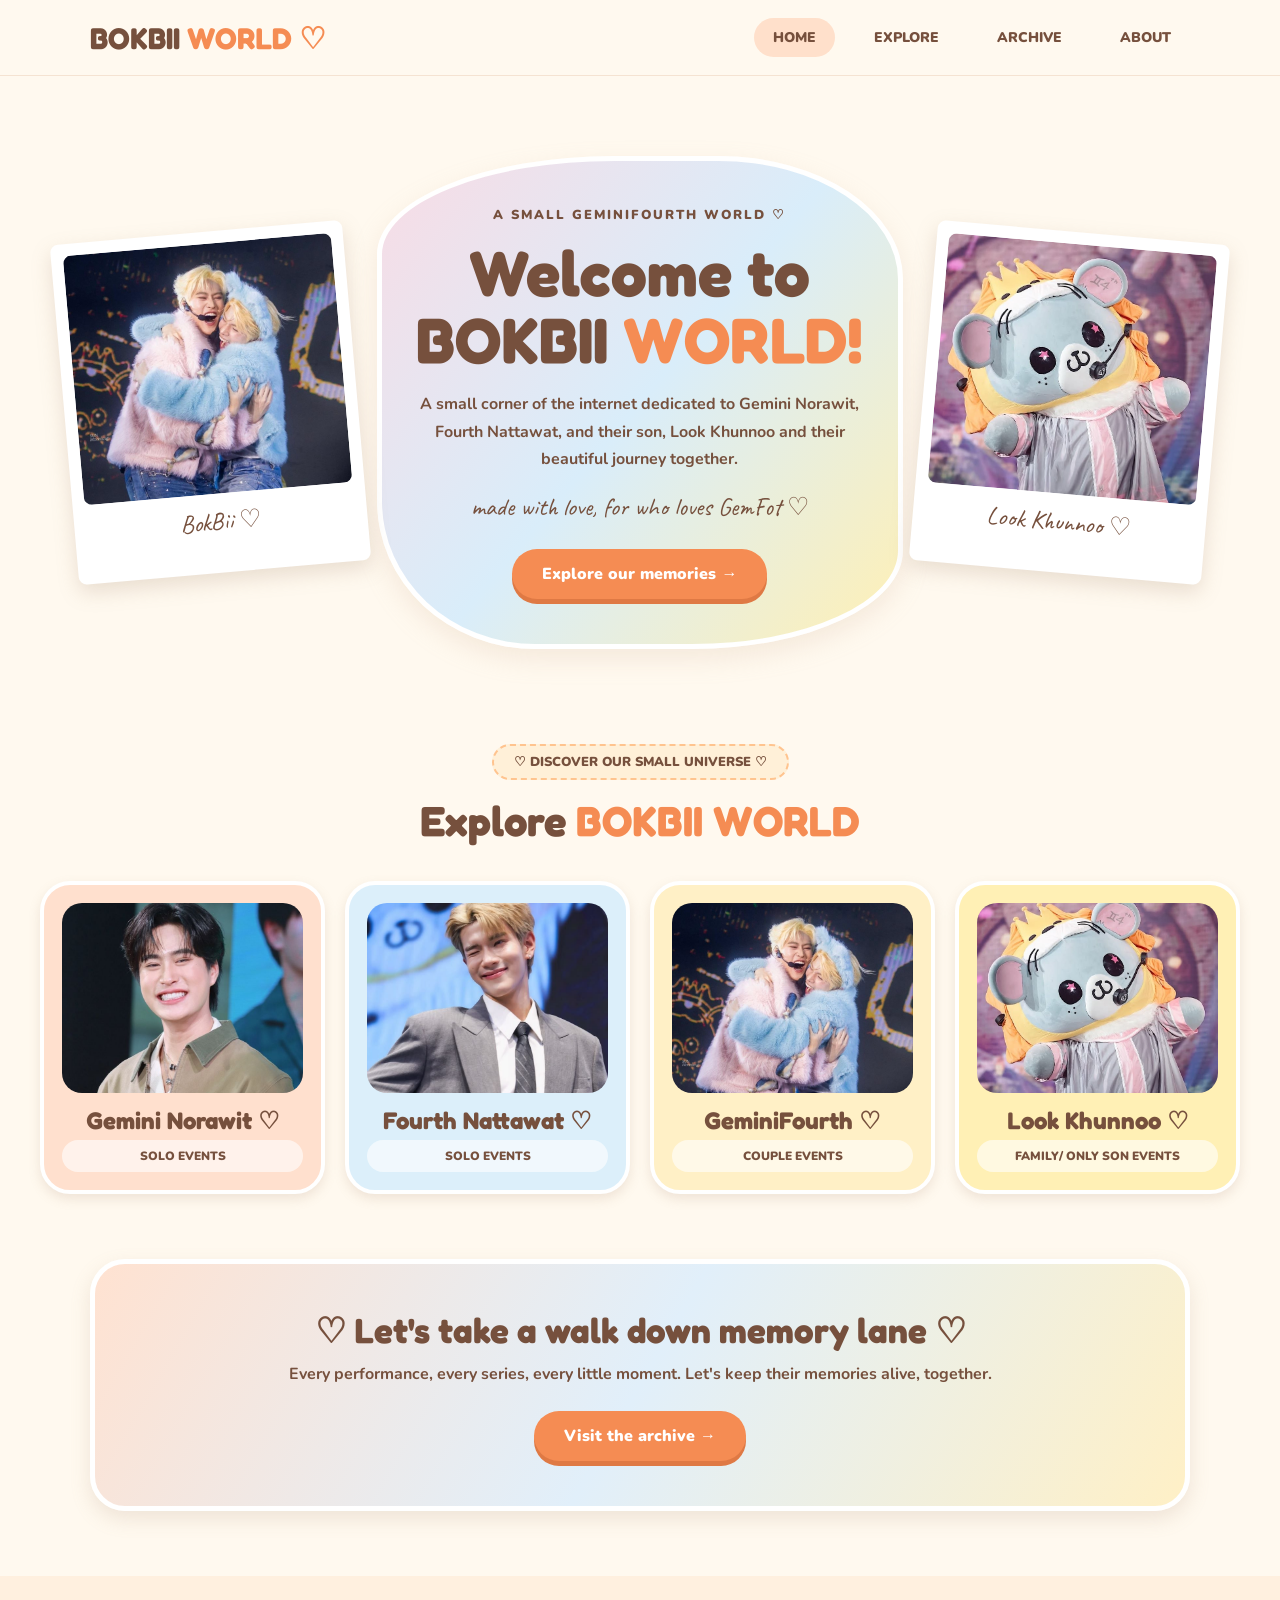
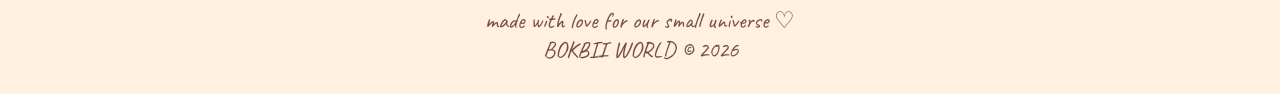
<file: index.html>
<!DOCTYPE html>
<html lang="en">
<head>
<meta charset="UTF-8">
<meta name="viewport" content="width=device-width, initial-scale=1.0">

<title>BOKBII WORLD ♡</title>

<link href="https://fonts.googleapis.com/css2?family=Fredoka:wght@400;500;600;700&family=Nunito:wght@400;500;600;700;800;900&family=Caveat:wght@500;600;700&display=swap" rel="stylesheet">

<style>
:root {
    --orange: #ffad78;
    --blue: #b9ddf2;
    --yellow: #ffe9a9;
    --cream: #fff9ef;
    --pink: #f8dce5;
    --brown: #76503d;
}

* {
    box-sizing: border-box;
    margin: 0;
    padding: 0;
}

html {
    scroll-behavior: smooth;
}

body {
    background: var(--cream);
    color: var(--brown);
    font-family: 'Nunito', sans-serif;
    overflow-x: hidden;
}

a {
    color: inherit;
    text-decoration: none;
}

/* NAVIGATION */

header {
    min-height: 76px;
    padding: 12px 7%;
    display: flex;
    justify-content: space-between;
    align-items: center;
    background: rgba(255,249,239,0.96);
    border-bottom: 1px solid #f5e3d2;
    position: sticky;
    top: 0;
    z-index: 10;
}

.logo {
    font-family: 'Fredoka', sans-serif;
    font-size: 30px;
    font-weight: 700;
}

.logo span,
h1 span,
.section h2 span {
    color: #f58c53;
}

nav {
    display: flex;
    gap: 20px;
    align-items: center;
}

nav a {
    font-weight: 900;
    font-size: 14px;
    padding: 10px 19px;
    border-radius: 30px;
}

nav a:hover,
nav a.active {
    background: #ffe0cb;
}

/* HERO SECTION */

.hero {
    max-width: 1350px;
    margin: 50px auto 35px;
    padding: 30px 5%;
    display: grid;
    grid-template-columns: 1fr 1.8fr 1fr;
    align-items: center;
    gap: 20px;
}

/* POLAROID PHOTOS */

.polaroid {
    background: white;
    padding: 12px 12px 35px;
    border-radius: 8px;
    box-shadow: 0 8px 20px #a98b7240;
    text-align: center;
    transform: rotate(-5deg);
    overflow: hidden;
}

.polaroid.right {
    transform: rotate(5deg);
}

.polaroid img {
    width: 100%;
    height: 250px;
    object-fit: cover;
    object-position: center;
    border-radius: 8px;
    display: block;
}

.polaroid p {
    font-family: 'Caveat', cursive;
    font-size: 25px;
    margin-top: 12px;
}

/* HERO PHOTO POSITIONING */

.hero .polaroid:first-child img {
    object-position: center 12%;
}

.hero .polaroid.right img {
    object-position: center;
}

/* WELCOME SECTION */

.welcome {
    text-align: center;
    padding: 45px 25px;
    border-radius: 45% 35% 40% 30% / 20% 25% 20% 30%;
    background: linear-gradient(130deg, #f8dce5, #d9edfa, #fff0b5);
    border: 5px solid white;
    box-shadow: 0 10px 25px #d7bca540;
}

.eyebrow {
    font-weight: 900;
    letter-spacing: 2px;
    font-size: 13px;
    margin-bottom: 15px;
}

h1 {
    font-family: 'Fredoka', sans-serif;
    font-size: clamp(40px, 5vw, 65px);
    line-height: 1.05;
    margin-bottom: 18px;
}

.welcome-text {
    font-size: 16px;
    font-weight: 700;
    line-height: 1.7;
    max-width: 480px;
    margin: auto;
}

.handwritten {
    font-family: 'Caveat', cursive;
    font-size: 25px;
    margin: 18px 0;
}

.main-button {
    display: inline-block;
    background: #f58c53;
    color: white;
    padding: 14px 30px;
    border-radius: 35px;
    font-weight: 900;
    box-shadow: 0 5px 0 #df7944;
    margin-top: 8px;
    transition: .2s;
}

.main-button:hover {
    transform: translateY(-3px);
}

/* DISCOVERY SECTION */

.section {
    max-width: 1250px;
    padding: 30px 25px 65px;
    margin: auto;
    text-align: center;
}

.section-label {
    display: inline-block;
    background: #fff0d8;
    border: 2px dashed #ffc48f;
    padding: 7px 20px;
    border-radius: 30px;
    font-weight: 900;
    font-size: 13px;
    margin-bottom: 15px;
}

.section h2 {
    font-family: 'Fredoka', sans-serif;
    font-size: 42px;
    margin-bottom: 35px;
}

.cards {
    display: grid;
    grid-template-columns: repeat(4, 1fr);
    gap: 20px;
}

.card {
    padding: 18px;
    border: 4px solid white;
    border-radius: 30px;
    box-shadow: 0 5px 12px #a98b7230;
    transition: .25s;
    overflow: hidden;
}

.card:hover {
    transform: translateY(-8px) rotate(-1deg);
}

.card img {
    width: 100%;
    height: 190px;
    object-fit: cover;
    object-position: center;
    border-radius: 20px;
    display: block;
}

/* INDIVIDUAL DISCOVERY PHOTO POSITIONING */

/* Gemini */
.gemini-card img {
    object-position: center 12%;
}

/* Fourth */
.fourth-card img {
    object-position: center 12%;
}

/* GeminiFourth */
.pair-card img {
    object-position: center 12%;
}

/* Look Khunnoo */
.kh-card img {
    object-position: center;
}

.card h3 {
    font-family: 'Fredoka', sans-serif;
    font-size: 24px;
    margin: 13px 0 5px;
}

.card p {
    font-size: 12px;
    font-weight: 900;
    background: rgba(255,255,255,.6);
    padding: 8px;
    border-radius: 20px;
}

.gemini-card {
    background: #ffe0ce;
}

.fourth-card {
    background: #dceffa;
}

.pair-card {
    background: #fff0c6;
}

.kh-card {
    background: #fff0b5;
}

/* MEMORY LANE */

.memory {
    max-width: 1100px;
    margin: 0 auto 65px;
    padding: 45px 20px;
    text-align: center;
    background: linear-gradient(120deg, #ffe2d1, #e1effa, #fff0c6);
    border: 5px solid white;
    border-radius: 35px;
    box-shadow: 0 8px 20px #a98b7230;
}

.memory h2 {
    font-family: 'Fredoka', sans-serif;
    font-size: 35px;
    margin-bottom: 12px;
}

.memory p {
    font-weight: 700;
    margin-bottom: 18px;
}

/* FOOTER */

footer {
    text-align: center;
    padding: 30px;
    background: #fff0df;
    font-family: 'Caveat', cursive;
    font-size: 23px;
}

/* TABLET */

@media(max-width: 850px) {

    header {
        flex-direction: column;
        gap: 12px;
    }

    nav {
        gap: 5px;
        flex-wrap: wrap;
        justify-content: center;
    }

    nav a {
        font-size: 12px;
        padding: 8px 12px;
    }

    .hero {
        grid-template-columns: 1fr 1fr;
        padding: 20px;
    }

    .welcome {
        grid-column: 1 / -1;
        grid-row: 1;
    }

    .polaroid img {
        height: 200px;
    }

    .cards {
        grid-template-columns: repeat(2, 1fr);
    }
}

/* MOBILE */

@media(max-width: 480px) {

    .hero {
        gap: 12px;
    }

    .polaroid {
        padding: 8px 8px 25px;
    }

    .polaroid img {
        height: 150px;
    }

    .polaroid p {
        font-size: 20px;
    }

    .welcome {
        padding: 35px 15px;
    }

    .welcome-text {
        font-size: 14px;
    }

    .section h2 {
        font-size: 32px;
    }

    .cards {
        gap: 12px;
    }

    .card {
        padding: 10px;
    }

    .card img {
        height: 145px;
    }

    .card h3 {
        font-size: 19px;
    }

    .memory {
        margin: 0 15px 40px;
    }

    .memory h2 {
        font-size: 27px;
    }
}
</style>
</head>

<body>

<header>

    <a href="index.html" class="logo">
        BOKBII <span>WORLD ♡</span>
    </a>

    <nav>
        <a href="index.html" class="active">HOME</a>
        <a href="pages/archive.html">EXPLORE</a>
        <a href="pages/archive.html">ARCHIVE</a>
        <a href="#about">ABOUT</a>
    </nav>

</header>

<main>

    <!-- HERO SECTION -->

    <section class="hero">

        <div class="polaroid">
            <img src="assets/geminifourth.jpg" alt="GeminiFourth">
            <p>BokBii ♡</p>
        </div>

        <div class="welcome">

            <p class="eyebrow">
                A SMALL GEMINIFOURTH WORLD ♡
            </p>

            <h1>
                Welcome to<br>
                BOKBII <span>WORLD!</span>
            </h1>

            <p class="welcome-text">
                A small corner of the internet dedicated to
                Gemini Norawit, Fourth Nattawat, and their son,
                Look Khunnoo and their beautiful journey together.
            </p>

            <p class="handwritten">
                made with love, for who loves GemFot ♡
            </p>

            <a href="pages/archive.html" class="main-button">
                Explore our memories →
            </a>

        </div>

        <div class="polaroid right">
            <img src="assets/look-khunnoo.jpg" alt="Look Khunnoo">
            <p>Look Khunnoo ♡</p>
        </div>

    </section>

    <!-- DISCOVERY CARDS -->

    <section class="section" id="about">

        <div class="section-label">
            ♡ DISCOVER OUR SMALL UNIVERSE ♡
        </div>

        <h2>
            Explore <span>BOKBII WORLD</span>
        </h2>

        <div class="cards">

            <a href="pages/archive.html" class="card gemini-card">
                <img src="assets/gemini.jpg" alt="Gemini">
                <h3>Gemini Norawit ♡</h3>
                <p>SOLO EVENTS</p>
            </a>

            <a href="pages/archive.html" class="card fourth-card">
                <img src="assets/fourth.jpg" alt="Fourth">
                <h3>Fourth Nattawat ♡</h3>
                <p>SOLO EVENTS</p>
            </a>

            <a href="pages/archive.html" class="card pair-card">
                <img src="assets/geminifourth.jpg" alt="GeminiFourth">
                <h3>GeminiFourth ♡</h3>
                <p>COUPLE EVENTS</p>
            </a>

            <a href="pages/archive.html" class="card kh-card">
                <img src="assets/look-khunnoo.jpg" alt="Look Khunnoo">
                <h3>Look Khunnoo ♡</h3>
                <p>FAMILY/ ONLY SON EVENTS</p>
            </a>

        </div>

    </section>

    <!-- MEMORY LANE -->

    <section class="memory">

        <h2>
            ♡ Let's take a walk down memory lane ♡
        </h2>

        <p>
            Every performance, every series, every little moment.
            Let's keep their memories alive, together.
        </p>

        <a href="pages/archive.html" class="main-button">
            Visit the archive →
        </a>

    </section>

</main>

<footer>
    made with love for our small universe ♡
    <br>
    BOKBII WORLD © 2026
</footer>

</body>
</html>
</file>
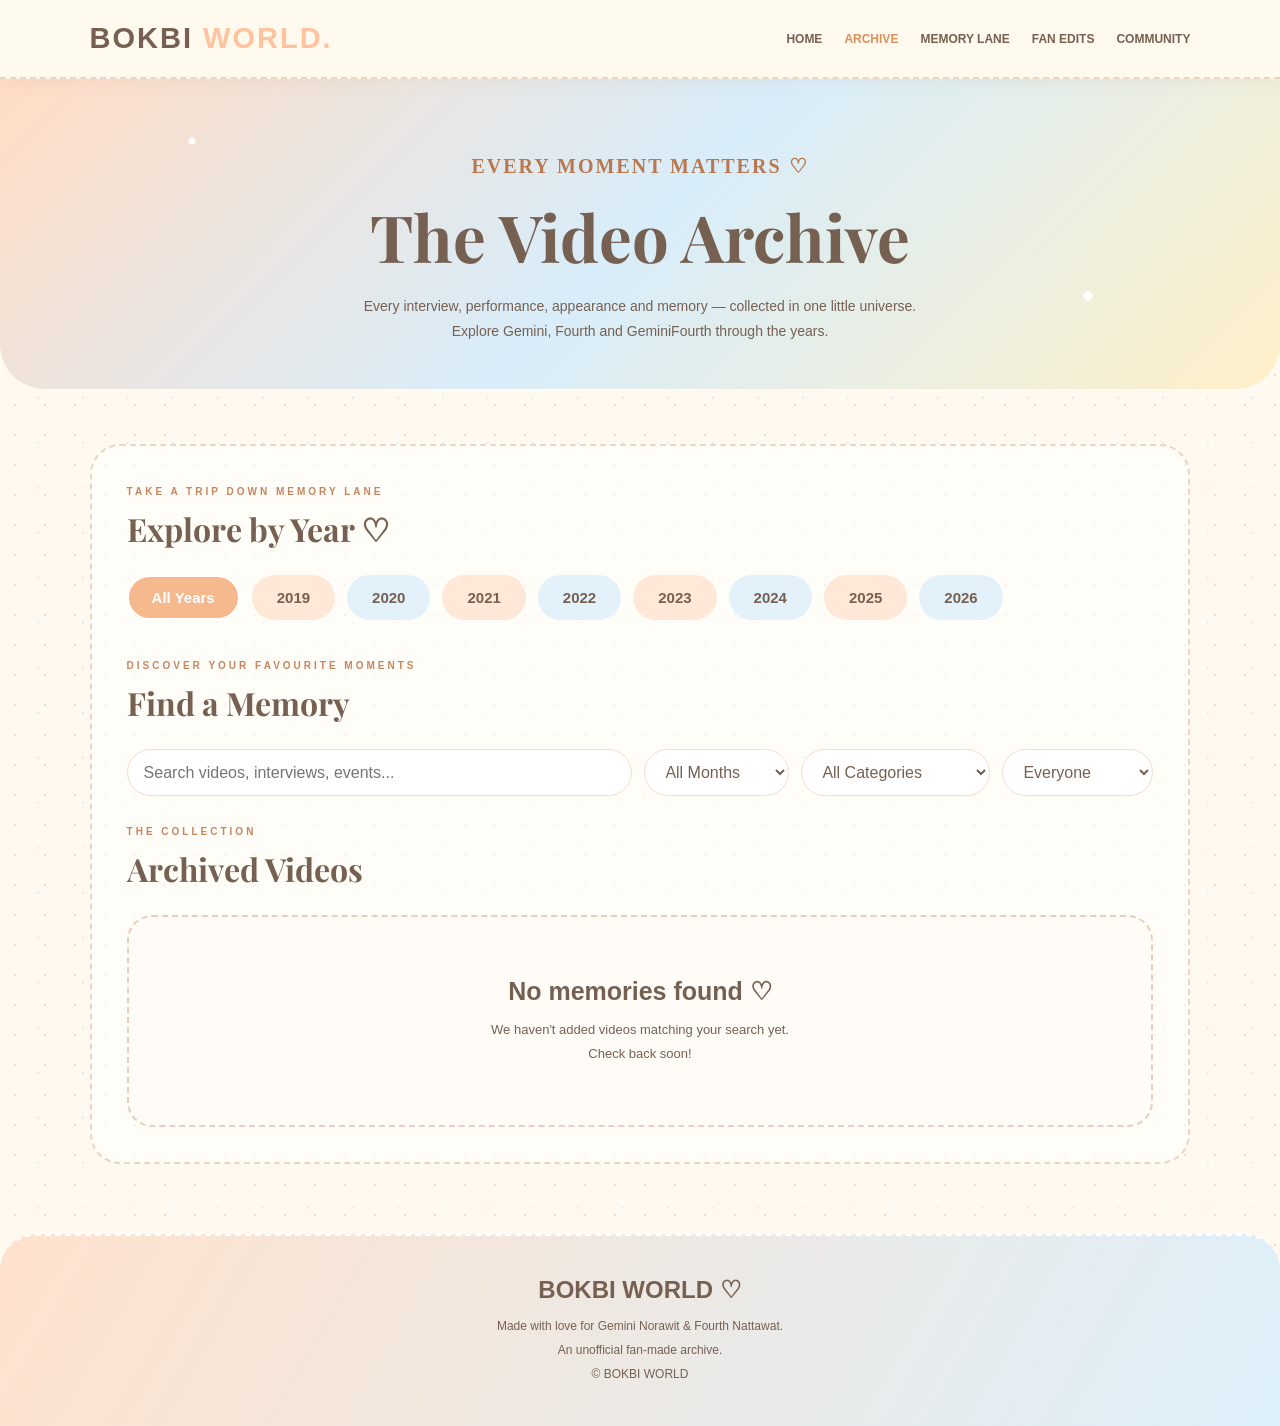
<file: pages/archive.html>
<!DOCTYPE html>
<html lang="en">

<head>

<meta charset="UTF-8">

<meta name="viewport"
content="width=device-width, initial-scale=1.0">

<title>Video Archive | BOKBI WORLD</title>

<link rel="stylesheet" href="../css/style.css">

</head>

<body>

<header class="site-header">

    <a href="../index.html" class="logo">
        BOKBI <span>WORLD.</span>
    </a>

    <nav class="main-nav">

        <a href="../index.html">HOME</a>
        <a href="archive.html" class="active">ARCHIVE</a>
        <a href="#">MEMORY LANE</a>
        <a href="#">FAN EDITS</a>
        <a href="#">COMMUNITY</a>

    </nav>

</header>


<section class="page-intro">

    <div class="eyebrow">
        EVERY MOMENT MATTERS ♡
    </div>

    <h1>The Video Archive</h1>

    <p>
        Every interview, performance, appearance
        and memory — collected in one little universe.
        Explore Gemini, Fourth and GeminiFourth
        through the years.
    </p>

</section>


<main class="container">

    <div class="section-heading">

        <small>TAKE A TRIP DOWN MEMORY LANE</small>

        <h2>Explore by Year ♡</h2>

    </div>


    <div class="year-list" id="yearFilters">
        <!-- Year buttons generated by JavaScript -->
    </div>


    <div class="section-heading">

        <small>DISCOVER YOUR FAVOURITE MOMENTS</small>

        <h2>Find a Memory</h2>

    </div>


    <div class="archive-filters">

        <input
            type="search"
            id="archiveSearch"
            placeholder="Search videos, interviews, events..."
        >

        <select id="monthFilter">

            <option value="all">All Months</option>

            <option value="0">January</option>
            <option value="1">February</option>
            <option value="2">March</option>
            <option value="3">April</option>
            <option value="4">May</option>
            <option value="5">June</option>
            <option value="6">July</option>
            <option value="7">August</option>
            <option value="8">September</option>
            <option value="9">October</option>
            <option value="10">November</option>
            <option value="11">December</option>

        </select>


        <select id="categoryFilter">

            <option value="all">All Categories</option>

            <option value="Interview">Interviews</option>
            <option value="Program">Programs</option>
            <option value="Behind the Scenes">Behind the Scenes</option>
            <option value="Music">Music</option>
            <option value="Event">Events</option>
            <option value="Fan Meeting">Fan Meetings</option>
            <option value="Livestream">Livestreams</option>
            <option value="Other">Other</option>

        </select>


        <select id="artistFilter">

            <option value="all">Everyone</option>
            <option value="Gemini">Gemini</option>
            <option value="Fourth">Fourth</option>
            <option value="GeminiFourth">GeminiFourth</option>

        </select>

    </div>


    <div class="section-heading">

        <small>THE COLLECTION</small>

        <h2>Archived Videos</h2>

    </div>


    <div class="video-grid" id="videoGrid">

        <div class="empty-state">

            <h3>Loading memories... ♡</h3>

            <p>
                Preparing the BOKBI WORLD archive.
            </p>

        </div>

    </div>

</main>


<footer class="site-footer">

    <h2>BOKBI WORLD ♡</h2>

    <p>
        Made with love for Gemini Norawit & Fourth Nattawat.
        <br>
        An unofficial fan-made archive.
        <br>
        © BOKBI WORLD
    </p>

</footer>


<script src="../js/archive.js"></script>

</body>

</html>
</file>
<file: css/style.css>
/* =================================
   BOKBI WORLD — DESIGN SYSTEM
================================= */

@import url('https://fonts.googleapis.com/css2?family=DM+Sans:wght@400;500;600;700&family=Playfair+Display:wght@500;600;700&display=swap');

:root {
    --orange: #F4A36C;
    --blue: #8BBBDC;
    --cream: #FFFAF2;
    --brown: #51443C;
    --white: #FFFFFF;
    --light-orange: #FBE5D5;
    --light-blue: #E3F0F8;
    --border: #EFE5D9;
}

* {
    margin: 0;
    padding: 0;
    box-sizing: border-box;
}

html {
    scroll-behavior: smooth;
}

body {
    background: var(--cream);
    color: var(--brown);
    font-family: 'DM Sans', sans-serif;
}

a {
    text-decoration: none;
    color: inherit;
}

button, input, select {
    font: inherit;
}

/* HEADER */

.site-header {
    display: flex;
    justify-content: space-between;
    align-items: center;
    padding: 22px 7%;
    background: var(--cream);
    border-bottom: 1px solid var(--border);
    position: sticky;
    top: 0;
    z-index: 100;
}

.logo {
    font-family: 'Playfair Display', serif;
    font-size: 26px;
    font-weight: 700;
    letter-spacing: 2px;
}

.logo span {
    color: var(--orange);
}

.main-nav {
    display: flex;
    gap: 22px;
    flex-wrap: wrap;
}

.main-nav a {
    font-size: 12px;
    font-weight: 700;
    transition: 0.2s;
}

.main-nav a:hover,
.main-nav a.active {
    color: #DB905F;
}

/* PAGE INTRO */

.page-intro {
    text-align: center;
    padding: 75px 20px 45px;
    background: linear-gradient(120deg, #FBE5D5, #E3F0F8);
}

.eyebrow {
    font-size: 11px;
    letter-spacing: 3px;
    font-weight: 700;
    color: #B97850;
}

.page-intro h1 {
    font-family: 'Playfair Display', serif;
    font-size: clamp(38px, 6vw, 58px);
    margin: 15px 0;
}

.page-intro p {
    max-width: 600px;
    margin: auto;
    line-height: 1.8;
    font-size: 14px;
}

/* CONTENT */

.container {
    width: 86%;
    max-width: 1200px;
    margin: 55px auto;
}

.section-heading {
    margin-bottom: 25px;
}

.section-heading small {
    color: #C48660;
    letter-spacing: 3px;
    font-size: 10px;
    font-weight: 700;
}

.section-heading h2 {
    font-family: 'Playfair Display', serif;
    font-size: 32px;
    margin-top: 8px;
}

/* FILTERS */

.archive-filters {
    display: flex;
    gap: 12px;
    flex-wrap: wrap;
    margin-bottom: 25px;
}

.archive-filters input,
.archive-filters select {
    padding: 13px 16px;
    border: 1px solid var(--border);
    border-radius: 30px;
    background: white;
    color: var(--brown);
    outline: none;
}

.archive-filters input {
    flex: 1;
    min-width: 200px;
}

.archive-filters select {
    min-width: 145px;
}

/* YEAR BUTTONS */

.year-list {
    display: flex;
    gap: 12px;
    flex-wrap: wrap;
    margin-bottom: 35px;
}

.year-button {
    padding: 12px 23px;
    border: none;
    border-radius: 30px;
    background: var(--light-blue);
    color: var(--brown);
    font-weight: 700;
    cursor: pointer;
    transition: 0.2s;
}

.year-button:hover,
.year-button.active {
    background: var(--orange);
    color: white;
}

/* VIDEO CARDS */

.video-grid {
    display: grid;
    grid-template-columns: repeat(auto-fit, minmax(250px, 1fr));
    gap: 23px;
}

.video-card {
    background: white;
    border-radius: 17px;
    overflow: hidden;
    border: 1px solid var(--border);
    transition: transform 0.25s;
}

.video-card:hover {
    transform: translateY(-5px);
}

.video-thumbnail {
    width: 100%;
    aspect-ratio: 16 / 9;
    background: var(--light-blue);
    display: flex;
    align-items: center;
    justify-content: center;
    color: var(--brown);
}

.video-thumbnail img {
    width: 100%;
    height: 100%;
    object-fit: cover;
}

.video-info {
    padding: 18px;
}

.video-info small {
    color: #C48660;
    font-size: 10px;
    font-weight: 700;
    letter-spacing: 1px;
}

.video-info h3 {
    font-family: 'Playfair Display', serif;
    font-size: 19px;
    margin: 9px 0;
}

.video-info p {
    font-size: 12px;
    line-height: 1.7;
}

.video-link {
    display: inline-block;
    margin-top: 13px;
    color: #BD8057;
    font-size: 12px;
    font-weight: 700;
}

/* EMPTY STATE */

.empty-state {
    text-align: center;
    padding: 60px 20px;
    background: white;
    border-radius: 20px;
    border: 1px dashed var(--border);
}

.empty-state h3 {
    font-family: 'Playfair Display', serif;
    font-size: 25px;
    margin-bottom: 12px;
}

.empty-state p {
    font-size: 13px;
    line-height: 1.8;
}

/* FOOTER */

.site-footer {
    text-align: center;
    padding: 40px 20px;
    background: #F3E8DB;
    margin-top: 70px;
}

.site-footer h2 {
    font-family: 'Playfair Display', serif;
    margin-bottom: 10px;
}

.site-footer p {
    font-size: 12px;
    line-height: 2;
}

/* MOBILE */

@media(max-width: 650px) {
    .site-header {
        flex-direction: column;
        gap: 15px;
    }

    .main-nav {
        justify-content: center;
        gap: 14px;
    }

    .container {
        width: 90%;
    }

    .archive-filters {
        flex-direction: column;
    }

    .archive-filters input,
    .archive-filters select {
        width: 100%;
    }
}
/* =================================
   BOKBI WORLD — SCRAPBOOK AESTHETIC
================================= */

@import url('https://fonts.googleapis.com/css2?family=Fredoka:wght@400;500;600;700&family=Nunito:wght@400;500;600;700;800&family=Caveat:wght@500;600;700&display=swap');

:root {
    --orange: #FFC49D;
    --blue: #B9DDF2;
    --cream: #FFF9EF;
    --brown: #766052;
    --white: #FFFFFF;
    --light-orange: #FFE6D5;
    --light-blue: #E4F3FC;
    --border: #F2DDCF;
}

body {
    font-family: 'Nunito', sans-serif;
    background-color: var(--cream);

    background-image:
        radial-gradient(#F6D8C5 1px, transparent 1px),
        radial-gradient(#D5E9F6 1px, transparent 1px);

    background-size: 30px 30px, 45px 45px;
    background-position: 0 0, 15px 15px;
    color: var(--brown);
}

h1, h2, h3, .logo {
    font-family: 'Fredoka', sans-serif;
}

.site-header {
    background: rgba(255,249,239,0.94);
    border-bottom: 2px dashed #EBD5C5;
    box-shadow: 0 4px 15px rgba(180,140,110,0.08);
}

.logo {
    font-size: 29px;
}

.page-intro {
    background:
        radial-gradient(circle at 15% 20%, #FFFFFF 0 3px, transparent 4px),
        radial-gradient(circle at 85% 70%, #FFFFFF 0 4px, transparent 5px),
        linear-gradient(135deg, #FFDCC4, #D8EDFA, #FFF0C8);

    border-radius: 0 0 45px 45px;
    position: relative;
}

.page-intro h1 {
    font-size: clamp(42px, 7vw, 65px);
}

.page-intro .eyebrow {
    font-family: 'Caveat', cursive;
    font-size: 20px;
    letter-spacing: 2px;
}

.container {
    background: rgba(255,255,255,0.58);
    border: 2px dashed #EBD5C5;
    border-radius: 30px;
    padding: 35px;
}

.year-button {
    border: 2px solid transparent;
    font-family: 'Fredoka', sans-serif;
    font-size: 15px;
}

.year-button:nth-child(even) {
    background: #FFE8D8;
}

.year-button:nth-child(odd) {
    background: #E2F1FA;
}

.year-button.active {
    background: #F6B98E;
    border-color: white;
}

.video-card {
    border: 2px solid #F3E1D5;
    border-radius: 23px;
    box-shadow: 0 6px 15px rgba(180,140,110,0.08);
}

.video-card:hover {
    transform: translateY(-7px) rotate(-1deg);
    box-shadow: 0 10px 20px rgba(180,140,110,0.13);
}

.video-thumbnail {
    background: linear-gradient(135deg, #FFE3D0, #DDEFFC);
}

.video-info h3 {
    font-size: 21px;
}

.video-link {
    background: #FFF0E4;
    padding: 9px 15px;
    border-radius: 20px;
}

.empty-state {
    border: 2px dashed #EACDBA;
    background: #FFFCF7;
    border-radius: 25px;
}

.empty-state h3 {
    font-family: 'Fredoka', sans-serif;
}

.site-footer {
    background: linear-gradient(120deg, #FFE2CD, #DCEFFA);
    border-top: 2px dashed white;
    border-radius: 35px 35px 0 0;
}

.site-footer h2 {
    font-family: 'Fredoka', sans-serif;
}

@media(max-width: 650px) {
    .container {
        padding: 20px;
    }
}
</file>
